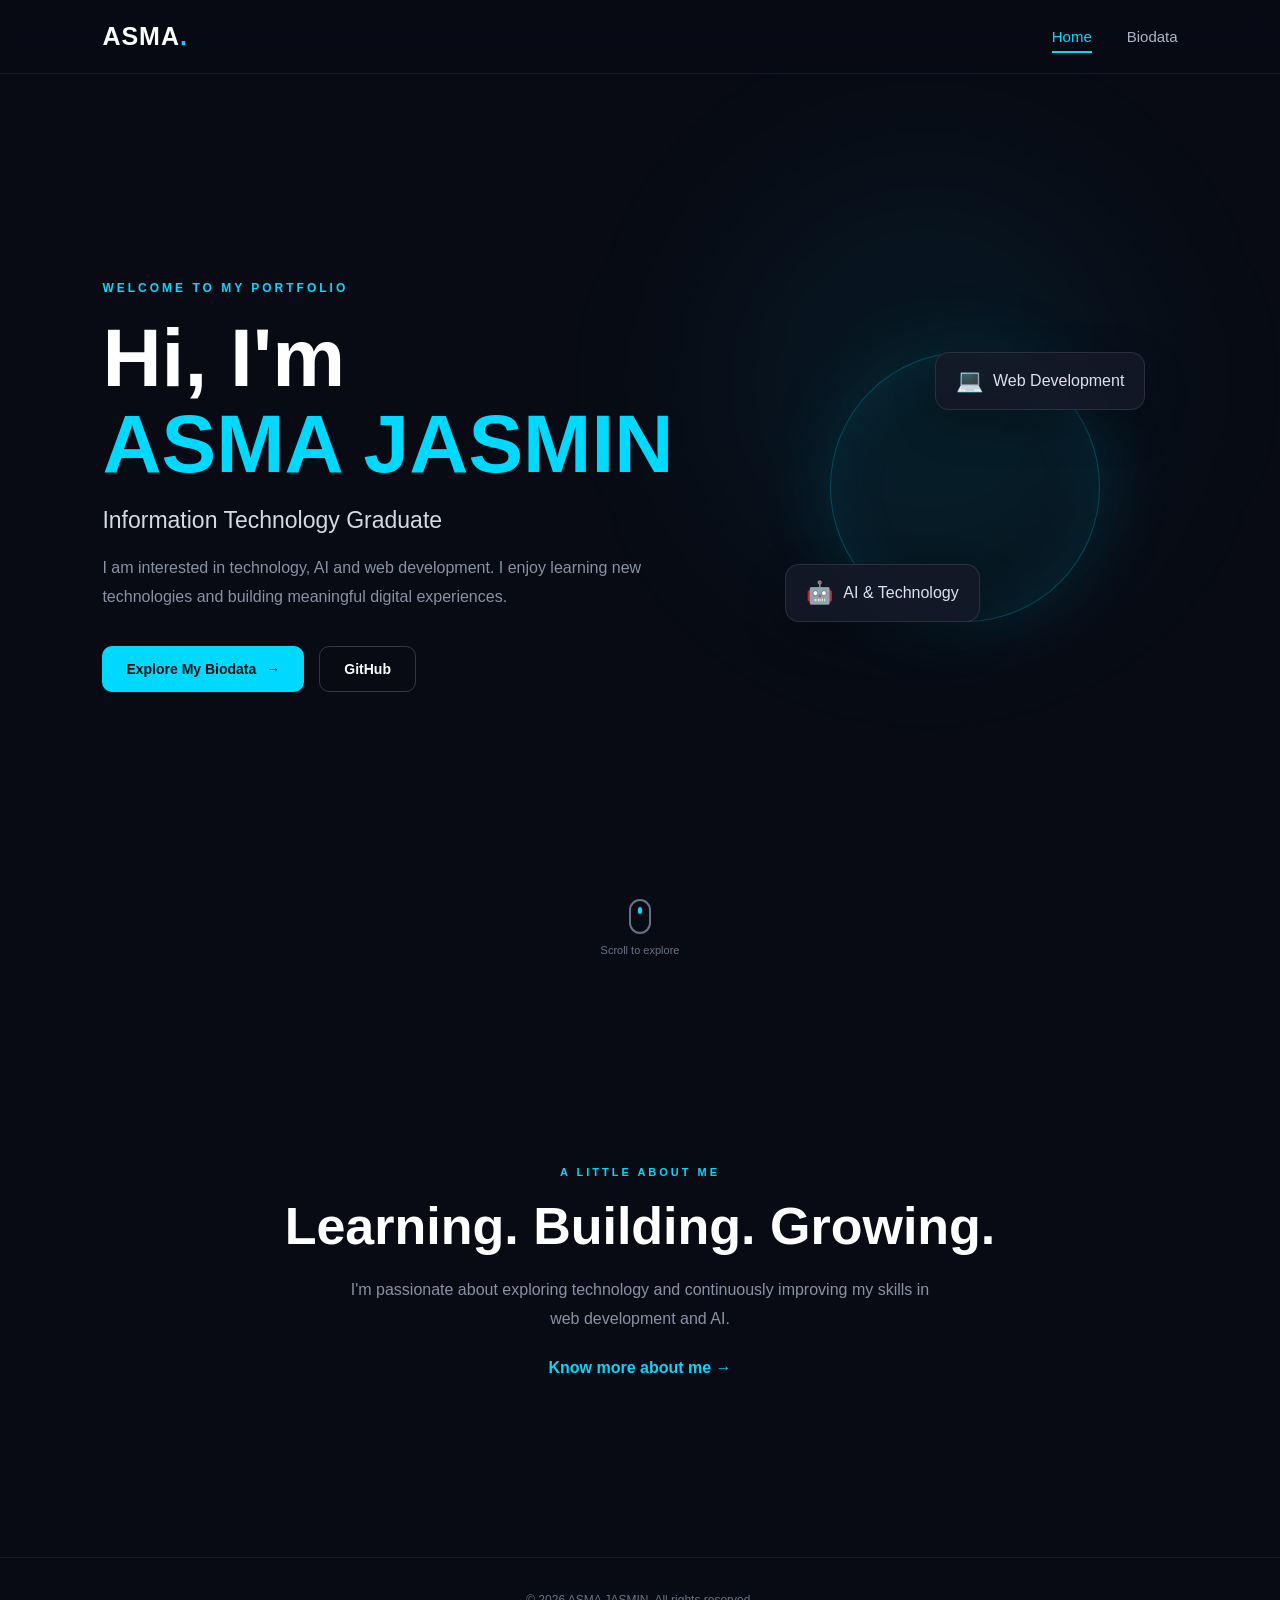
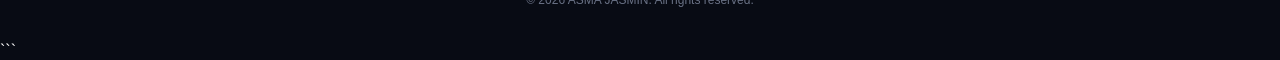
<file: index.html>
<!DOCTYPE html>
<html lang="en">

<head>
    <meta charset="UTF-8">
    <meta name="viewport" content="width=device-width, initial-scale=1.0">

    <title>ASMA JASMIN | Portfolio</title>

    <link rel="stylesheet" href="style.css">
</head>

<body>

    <!-- Navigation -->
    <nav class="navbar">

        <a href="index.html" class="logo">
            ASMA<span>.</span>
        </a>

        <div class="nav-links">
            <a href="index.html" class="active">Home</a>
            <a href="biodata.html">Biodata</a>
        </div>

    </nav>


    <!-- Hero -->
    <main>

        <section class="hero">

            <div class="hero-content">

                <p class="small-text">WELCOME TO MY PORTFOLIO</p>

                <h1>
                    Hi, I'm
                    <span>ASMA JASMIN</span>
                </h1>

                <h2>
                    Information Technology Graduate
                </h2>

                <p class="hero-description">
                    I am interested in technology, AI and web development.
                    I enjoy learning new technologies and building
                    meaningful digital experiences.
                </p>


                <div class="hero-buttons">

                    <a href="biodata.html" class="button primary-button">
                        Explore My Biodata
                        <span>→</span>
                    </a>

                    <a href="https://github.com/Asmajasmin-builds"
                       target="_blank"
                       class="button secondary-button">
                        GitHub
                    </a>

                </div>

            </div>


            <!-- Decorative Area -->
            <div class="hero-decoration">

                <div class="glow-circle"></div>

                <div class="floating-card card-one">
                    <span>💻</span>
                    <p>Web Development</p>
                </div>

                <div class="floating-card card-two">
                    <span>🤖</span>
                    <p>AI & Technology</p>
                </div>

            </div>

        </section>


        <!-- Scroll Indicator -->
        <div class="scroll-indicator">

            <span></span>

            <p>Scroll to explore</p>

        </div>


        <!-- Introduction -->
        <section class="intro-section reveal">

            <p class="section-label">
                A LITTLE ABOUT ME
            </p>

            <h2>
                Learning. Building. Growing.
            </h2>

            <p>
                I'm passionate about exploring technology and continuously
                improving my skills in web development and AI.
            </p>

            <a href="biodata.html" class="text-link">
                Know more about me →
            </a>

        </section>

    </main>


    <!-- Footer -->
    <footer>

        <p>
            © 2026 ASMA JASMIN. All rights reserved.
        </p>

    </footer>


    <!-- Scroll To Top -->
    <button id="scrollTopBtn" aria-label="Scroll to top">
        ↑
    </button>


    <script src="script.js"></script>

</body>

</html>
```
</file>
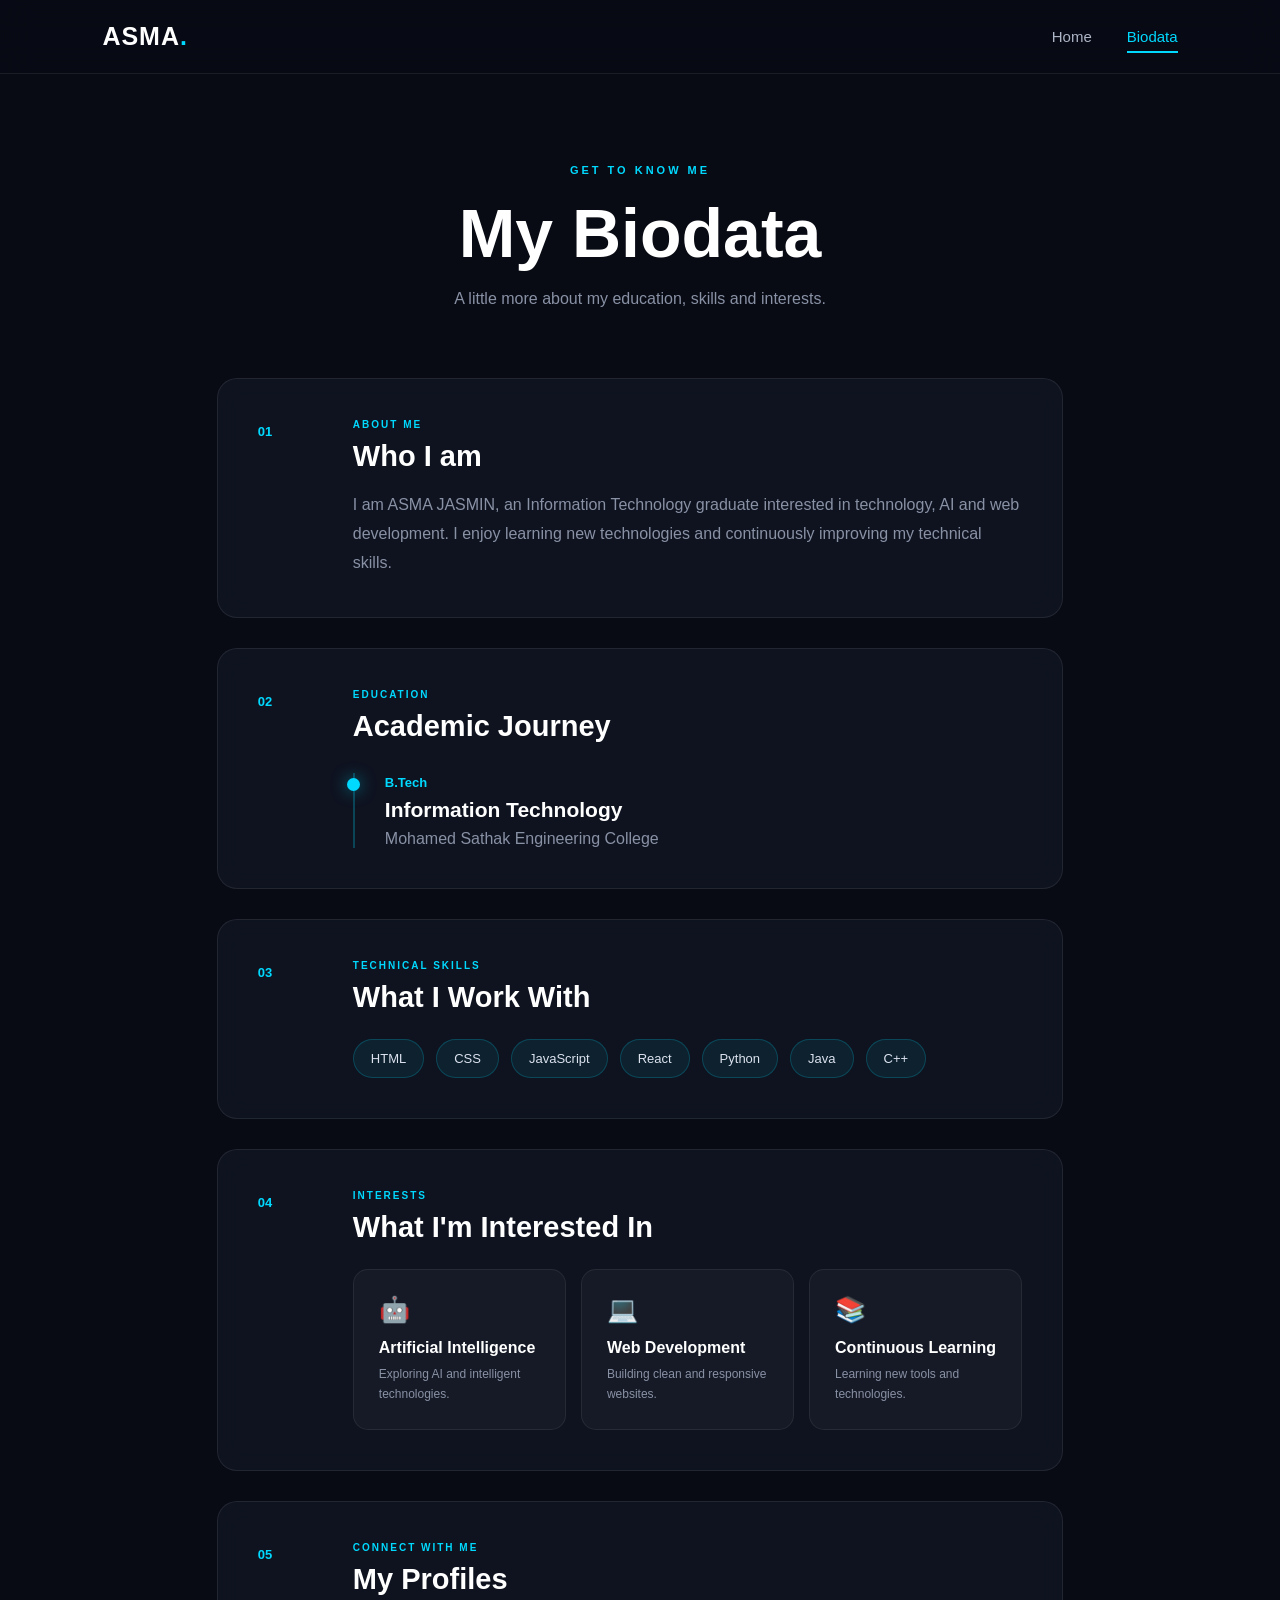
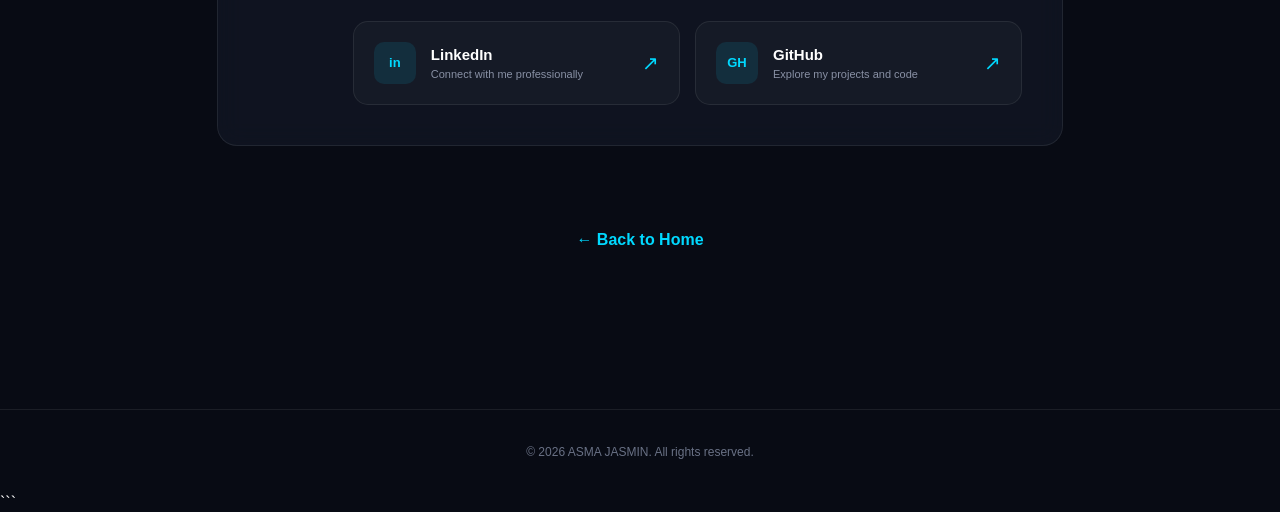
<file: biodata.html>
<!DOCTYPE html>
<html lang="en">

<head>
    <meta charset="UTF-8">
    <meta name="viewport" content="width=device-width, initial-scale=1.0">

    <title>ASMA JASMIN | Biodata</title>

    <link rel="stylesheet" href="style.css">
</head>

<body>

    <!-- Navigation -->
    <nav class="navbar">

        <a href="index.html" class="logo">
            ASMA<span>.</span>
        </a>

        <div class="nav-links">
            <a href="index.html">Home</a>
            <a href="biodata.html" class="active">Biodata</a>
        </div>

    </nav>


    <main class="biodata-page">

        <!-- Page Header -->
        <section class="page-header reveal">

            <p class="section-label">
                GET TO KNOW ME
            </p>

            <h1>My Biodata</h1>

            <p>
                A little more about my education, skills and interests.
            </p>

        </section>


        <!-- About Me -->
        <section class="bio-card reveal">

            <div class="card-number">
                01
            </div>

            <div class="card-content">

                <p class="card-label">
                    ABOUT ME
                </p>

                <h2>
                    Who I am
                </h2>

                <p class="card-description">
                    I am ASMA JASMIN, an Information Technology graduate
                    interested in technology, AI and web development.
                    I enjoy learning new technologies and continuously
                    improving my technical skills.
                </p>

            </div>

        </section>


        <!-- Education -->
        <section class="bio-card reveal">

            <div class="card-number">
                02
            </div>

            <div class="card-content">

                <p class="card-label">
                    EDUCATION
                </p>

                <h2>
                    Academic Journey
                </h2>

                <div class="timeline">

                    <div class="timeline-item">

                        <div class="timeline-dot"></div>

                        <div class="timeline-content">

                            <span>B.Tech</span>

                            <h3>
                                Information Technology
                            </h3>

                            <p>
                                Mohamed Sathak Engineering College
                            </p>

                        </div>

                    </div>

                </div>

            </div>

        </section>


        <!-- Skills -->
        <section class="bio-card reveal">

            <div class="card-number">
                03
            </div>

            <div class="card-content">

                <p class="card-label">
                    TECHNICAL SKILLS
                </p>

                <h2>
                    What I Work With
                </h2>

                <div class="skills">

                    <span>HTML</span>
                    <span>CSS</span>
                    <span>JavaScript</span>
                    <span>React</span>
                    <span>Python</span>
                    <span>Java</span>
                    <span>C++</span>

                </div>

            </div>

        </section>


        <!-- Interests -->
        <section class="bio-card reveal">

            <div class="card-number">
                04
            </div>

            <div class="card-content">

                <p class="card-label">
                    INTERESTS
                </p>

                <h2>
                    What I'm Interested In
                </h2>

                <div class="interest-grid">

                    <div class="interest-item">

                        <span>🤖</span>

                        <h3>
                            Artificial Intelligence
                        </h3>

                        <p>
                            Exploring AI and intelligent technologies.
                        </p>

                    </div>


                    <div class="interest-item">

                        <span>💻</span>

                        <h3>
                            Web Development
                        </h3>

                        <p>
                            Building clean and responsive websites.
                        </p>

                    </div>


                    <div class="interest-item">

                        <span>📚</span>

                        <h3>
                            Continuous Learning
                        </h3>

                        <p>
                            Learning new tools and technologies.
                        </p>

                    </div>

                </div>

            </div>

        </section>


        <!-- Profiles -->
        <section class="bio-card reveal">

            <div class="card-number">
                05
            </div>

            <div class="card-content">

                <p class="card-label">
                    CONNECT WITH ME
                </p>

                <h2>
                    My Profiles
                </h2>

                <div class="profile-links">


                    <a href="https://www.linkedin.com/in/asma-jasmin-9b22ba3aa/"
                       target="_blank"
                       class="profile-link">

                        <span class="profile-icon">
                            in
                        </span>

                        <div>

                            <h3>
                                LinkedIn
                            </h3>

                            <p>
                                Connect with me professionally
                            </p>

                        </div>

                        <span class="arrow">
                            ↗
                        </span>

                    </a>


                    <a href="https://github.com/Asmajasmin-builds"
                       target="_blank"
                       class="profile-link">

                        <span class="profile-icon">
                            GH
                        </span>

                        <div>

                            <h3>
                                GitHub
                            </h3>

                            <p>
                                Explore my projects and code
                            </p>

                        </div>

                        <span class="arrow">
                            ↗
                        </span>

                    </a>


                </div>

            </div>

        </section>


        <!-- Back Home -->
        <div class="back-home reveal">

            <a href="index.html" class="text-link">
                ← Back to Home
            </a>

        </div>

    </main>


    <!-- Footer -->
    <footer>

        <p>
            © 2026 ASMA JASMIN. All rights reserved.
        </p>

    </footer>


    <!-- Scroll To Top -->
    <button id="scrollTopBtn" aria-label="Scroll to top">
        ↑
    </button>


    <script src="script.js"></script>

</body>

</html>
```
</file>
<file: style.css>
/*```css id="5g1w0n"
/* =========================================
   RESET & GLOBAL
========================================= */

* {
    margin: 0;
    padding: 0;
    box-sizing: border-box;
}

html {
    scroll-behavior: smooth;
}

body {
    font-family: Arial, Helvetica, sans-serif;
    background: #080b14;
    color: #ffffff;
    overflow-x: hidden;
}

a {
    text-decoration: none;
    color: inherit;
}


/* =========================================
   NAVBAR
========================================= */

.navbar {
    width: 100%;
    padding: 22px 8%;

    display: flex;
    align-items: center;
    justify-content: space-between;

    position: sticky;
    top: 0;
    z-index: 1000;

    background: rgba(8, 11, 20, 0.85);
    backdrop-filter: blur(15px);

    border-bottom: 1px solid rgba(255, 255, 255, 0.08);
}

.logo {
    font-size: 25px;
    font-weight: bold;
    letter-spacing: 1px;
}

.logo span {
    color: #00d9ff;
}

.nav-links {
    display: flex;
    gap: 35px;
}

.nav-links a {
    color: #aeb5c7;
    font-size: 15px;

    position: relative;

    transition: 0.3s ease;
}

.nav-links a:hover,
.nav-links a.active {
    color: #00d9ff;
}

.nav-links a::after {
    content: "";

    position: absolute;
    left: 0;
    bottom: -8px;

    width: 0;
    height: 2px;

    background: #00d9ff;

    transition: 0.3s ease;
}

.nav-links a:hover::after,
.nav-links a.active::after {
    width: 100%;
}


/* =========================================
   HOME — HERO
========================================= */

.hero {
    min-height: calc(100vh - 75px);

    display: flex;
    align-items: center;
    justify-content: space-between;

    padding: 80px 8%;

    position: relative;
    overflow: hidden;
}

.hero::before {
    content: "";

    position: absolute;

    width: 450px;
    height: 450px;

    background: rgba(0, 217, 255, 0.05);

    border-radius: 50%;

    filter: blur(80px);

    top: 10%;
    right: 10%;
}

.hero-content {
    max-width: 680px;
    z-index: 2;
}

.small-text {
    color: #00d9ff;

    font-size: 12px;
    font-weight: bold;

    letter-spacing: 3px;

    margin-bottom: 20px;
}

.hero h1 {
    font-size: clamp(45px, 7vw, 82px);

    line-height: 1.05;

    margin-bottom: 20px;
}

.hero h1 span {
    display: block;

    color: #00d9ff;
}

.hero h2 {
    color: #d5d9e3;

    font-size: 23px;
    font-weight: normal;

    margin-bottom: 20px;
}

.hero-description {
    max-width: 580px;

    color: #8991a5;

    font-size: 16px;

    line-height: 1.8;
}


/* =========================================
   BUTTONS
========================================= */

.hero-buttons {
    display: flex;

    gap: 15px;

    margin-top: 35px;

    flex-wrap: wrap;
}

.button {
    display: inline-flex;

    align-items: center;
    justify-content: center;

    gap: 10px;

    padding: 14px 24px;

    border-radius: 10px;

    font-size: 14px;
    font-weight: bold;

    transition: 0.3s ease;
}

.primary-button {
    background: #00d9ff;

    color: #061018;
}

.primary-button:hover {
    transform: translateY(-4px);

    box-shadow:
        0 15px 35px rgba(0, 217, 255, 0.25);
}

.secondary-button {
    color: #ffffff;

    border: 1px solid rgba(255, 255, 255, 0.18);
}

.secondary-button:hover {
    color: #00d9ff;

    border-color: #00d9ff;

    transform: translateY(-4px);
}


/* =========================================
   HERO DECORATION
========================================= */

.hero-decoration {
    width: 360px;
    height: 360px;

    position: relative;

    margin-right: 3%;
}

.glow-circle {
    width: 270px;
    height: 270px;

    position: absolute;

    top: 45px;
    left: 45px;

    border-radius: 50%;

    border: 1px solid rgba(0, 217, 255, 0.25);

    background: rgba(0, 217, 255, 0.04);

    box-shadow:
        0 0 80px rgba(0, 217, 255, 0.12),
        inset 0 0 60px rgba(0, 217, 255, 0.08);

    animation: pulse 4s ease-in-out infinite;
}

.floating-card {
    position: absolute;

    display: flex;

    align-items: center;

    gap: 10px;

    padding: 15px 20px;

    border-radius: 14px;

    background: rgba(20, 25, 39, 0.9);

    border: 1px solid rgba(255, 255, 255, 0.1);

    backdrop-filter: blur(10px);

    box-shadow:
        0 15px 40px rgba(0, 0, 0, 0.25);

    color: #dce2ee;

    animation: floating 4s ease-in-out infinite;
}

.floating-card span {
    font-size: 22px;
}

.card-one {
    top: 45px;
    right: 0;
}

.card-two {
    bottom: 45px;
    left: 0;

    animation-delay: 1.5s;
}


/* =========================================
   SCROLL INDICATOR
========================================= */

.scroll-indicator {
    text-align: center;

    color: #697185;

    padding-bottom: 70px;
}

.scroll-indicator span {
    display: block;

    width: 22px;
    height: 35px;

    margin: 0 auto 10px;

    border: 2px solid #697185;

    border-radius: 20px;

    position: relative;
}

.scroll-indicator span::after {
    content: "";

    position: absolute;

    width: 4px;
    height: 7px;

    background: #00d9ff;

    border-radius: 5px;

    top: 6px;
    left: 7px;

    animation: scrollDot 1.8s infinite;
}

.scroll-indicator p {
    font-size: 11px;
}


/* =========================================
   INTRO SECTION
========================================= */

.intro-section {
    max-width: 850px;

    margin: 60px auto 100px;

    padding: 80px 30px;

    text-align: center;
}

.section-label {
    color: #00d9ff;

    font-size: 11px;
    font-weight: bold;

    letter-spacing: 3px;

    margin-bottom: 18px;
}

.intro-section h2 {
    font-size: clamp(32px, 5vw, 52px);

    margin-bottom: 20px;
}

.intro-section > p:not(.section-label) {
    max-width: 600px;

    margin: auto;

    color: #8991a5;

    line-height: 1.8;
}

.text-link {
    display: inline-block;

    margin-top: 25px;

    color: #00d9ff;

    font-weight: bold;

    transition: 0.3s ease;
}

.text-link:hover {
    transform: translateX(6px);
}


/* =========================================
   BIODATA PAGE
========================================= */

.biodata-page {
    max-width: 1000px;

    margin: auto;

    padding: 90px 6%;
}


/* Page Header */

.page-header {
    text-align: center;

    margin-bottom: 70px;
}

.page-header h1 {
    font-size: clamp(42px, 6vw, 68px);

    margin-bottom: 18px;
}

.page-header > p:last-child {
    color: #8991a5;

    font-size: 16px;
}


/* Biodata Card */

.bio-card {
    display: grid;

    grid-template-columns: 70px 1fr;

    gap: 25px;

    padding: 40px;

    margin-bottom: 30px;

    background: rgba(18, 23, 37, 0.75);

    border: 1px solid rgba(255, 255, 255, 0.08);

    border-radius: 20px;

    backdrop-filter: blur(12px);

    transition: 0.4s ease;
}

.bio-card:hover {
    transform: translateY(-6px);

    border-color: rgba(0, 217, 255, 0.3);

    box-shadow:
        0 20px 50px rgba(0, 0, 0, 0.25);
}

.card-number {
    color: #00d9ff;

    font-size: 13px;
    font-weight: bold;

    padding-top: 5px;
}

.card-label {
    color: #00d9ff;

    font-size: 10px;
    font-weight: bold;

    letter-spacing: 2px;

    margin-bottom: 10px;
}

.bio-card h2 {
    font-size: 29px;

    margin-bottom: 18px;
}

.card-description {
    max-width: 700px;

    color: #8991a5;

    line-height: 1.8;
}


/* =========================================
   EDUCATION TIMELINE
========================================= */

.timeline {
    margin-top: 30px;

    padding-left: 30px;

    border-left: 2px solid rgba(0, 217, 255, 0.25);
}

.timeline-item {
    position: relative;
}

.timeline-dot {
    width: 13px;
    height: 13px;

    position: absolute;

    left: -38px;
    top: 5px;

    border-radius: 50%;

    background: #00d9ff;

    box-shadow:
        0 0 15px rgba(0, 217, 255, 0.5);
}

.timeline-content span {
    display: inline-block;

    color: #00d9ff;

    font-size: 13px;
    font-weight: bold;

    margin-bottom: 8px;
}

.timeline-content h3 {
    font-size: 21px;

    margin-bottom: 8px;
}

.timeline-content p {
    color: #8991a5;
}


/* =========================================
   SKILLS
========================================= */

.skills {
    display: flex;

    flex-wrap: wrap;

    gap: 12px;

    margin-top: 25px;
}

.skills span {
    padding: 11px 17px;

    border-radius: 30px;

    background: rgba(0, 217, 255, 0.07);

    border: 1px solid rgba(0, 217, 255, 0.2);

    color: #dce2ee;

    font-size: 13px;

    transition: 0.3s ease;
}

.skills span:hover {
    background: #00d9ff;

    color: #061018;

    transform: translateY(-4px);
}


/* =========================================
   INTERESTS
========================================= */

.interest-grid {
    display: grid;

    grid-template-columns: repeat(3, 1fr);

    gap: 15px;

    margin-top: 25px;
}

.interest-item {
    padding: 25px;

    border-radius: 15px;

    background: rgba(255, 255, 255, 0.03);

    border: 1px solid rgba(255, 255, 255, 0.07);

    transition: 0.3s ease;
}

.interest-item:hover {
    transform: translateY(-5px);

    border-color: rgba(0, 217, 255, 0.3);
}

.interest-item > span {
    font-size: 25px;
}

.interest-item h3 {
    font-size: 16px;

    margin: 15px 0 8px;
}

.interest-item p {
    color: #8991a5;

    font-size: 12px;

    line-height: 1.6;
}


/* =========================================
   PROFILE LINKS
========================================= */

.profile-links {
    display: grid;

    grid-template-columns: repeat(2, 1fr);

    gap: 15px;

    margin-top: 25px;
}

.profile-link {
    display: grid;

    grid-template-columns: auto 1fr auto;

    align-items: center;

    gap: 15px;

    padding: 20px;

    border-radius: 15px;

    background: rgba(255, 255, 255, 0.03);

    border: 1px solid rgba(255, 255, 255, 0.08);

    transition: 0.3s ease;
}

.profile-link:hover {
    transform: translateY(-5px);

    border-color: #00d9ff;

    background: rgba(0, 217, 255, 0.05);
}

.profile-icon {
    width: 42px;
    height: 42px;

    display: flex;

    align-items: center;
    justify-content: center;

    border-radius: 10px;

    background: rgba(0, 217, 255, 0.1);

    color: #00d9ff;

    font-size: 13px;
    font-weight: bold;
}

.profile-link h3 {
    font-size: 15px;

    margin-bottom: 5px;
}

.profile-link p {
    color: #8991a5;

    font-size: 11px;
}

.arrow {
    color: #00d9ff;

    font-size: 20px;
}


/* =========================================
   BACK HOME
========================================= */

.back-home {
    text-align: center;

    padding: 30px 0 70px;
}


/* =========================================
   FOOTER
========================================= */

footer {
    padding: 35px 20px;

    text-align: center;

    color: #697185;

    border-top: 1px solid rgba(255, 255, 255, 0.08);

    font-size: 12px;
}


/* =========================================
   SCROLL TO TOP
========================================= */

#scrollTopBtn {
    position: fixed;

    right: 25px;
    bottom: 25px;

    width: 45px;
    height: 45px;

    border: none;

    border-radius: 50%;

    background: #00d9ff;

    color: #061018;

    font-size: 20px;
    font-weight: bold;

    cursor: pointer;

    opacity: 0;
    visibility: hidden;

    transition: 0.3s;

    z-index: 999;
}

#scrollTopBtn.show {
    opacity: 1;

    visibility: visible;
}

#scrollTopBtn:hover {
    transform: translateY(-5px);

    box-shadow:
        0 10px 25px rgba(0, 217, 255, 0.3);
}


/* =========================================
   SCROLL REVEAL
========================================= */

.reveal {
    opacity: 0;

    transform: translateY(45px);

    transition:
        opacity 0.8s ease,
        transform 0.8s ease;
}

.reveal.show {
    opacity: 1;

    transform: translateY(0);
}


/* =========================================
   ANIMATIONS
========================================= */

@keyframes floating {

    0%,
    100% {
        transform: translateY(0);
    }

    50% {
        transform: translateY(-12px);
    }
}

@keyframes pulse {

    0%,
    100% {
        transform: scale(1);
    }

    50% {
        transform: scale(1.05);
    }
}

@keyframes scrollDot {

    0% {
        opacity: 0;

        transform: translateY(0);
    }

    30% {
        opacity: 1;
    }

    100% {
        opacity: 0;

        transform: translateY(12px);
    }
}


/* =========================================
   MOBILE
========================================= */

@media (max-width: 800px) {

    .navbar {
        padding: 18px 6%;
    }

    .hero {
        min-height: auto;

        flex-direction: column;

        text-align: center;

        padding: 75px 6% 50px;
    }

    .hero-description {
        margin: auto;
    }

    .hero-buttons {
        justify-content: center;
    }

    .hero-decoration {
        width: 300px;
        height: 280px;

        margin: 70px auto 0;
    }

    .glow-circle {
        width: 220px;
        height: 220px;

        left: 40px;
    }

    .floating-card {
        font-size: 12px;

        padding: 12px 15px;
    }

    .biodata-page {
        padding: 70px 5%;
    }

    .bio-card {
        grid-template-columns: 1fr;

        padding: 28px 22px;

        gap: 15px;
    }

    .interest-grid {
        grid-template-columns: 1fr;
    }

    .profile-links {
        grid-template-columns: 1fr;
    }
}


@media (max-width: 500px) {

    .nav-links {
        gap: 20px;
    }

    .nav-links a {
        font-size: 13px;
    }

    .hero h1 {
        font-size: 44px;
    }

    .hero h2 {
        font-size: 20px;
    }

    .hero-description {
        font-size: 15px;
    }

    .hero-buttons {
        width: 100%;
    }

    .button {
        width: 100%;
    }

    .hero-decoration {
        transform: scale(0.9);
    }

    .page-header h1 {
        font-size: 42px;
    }
}
</file>
